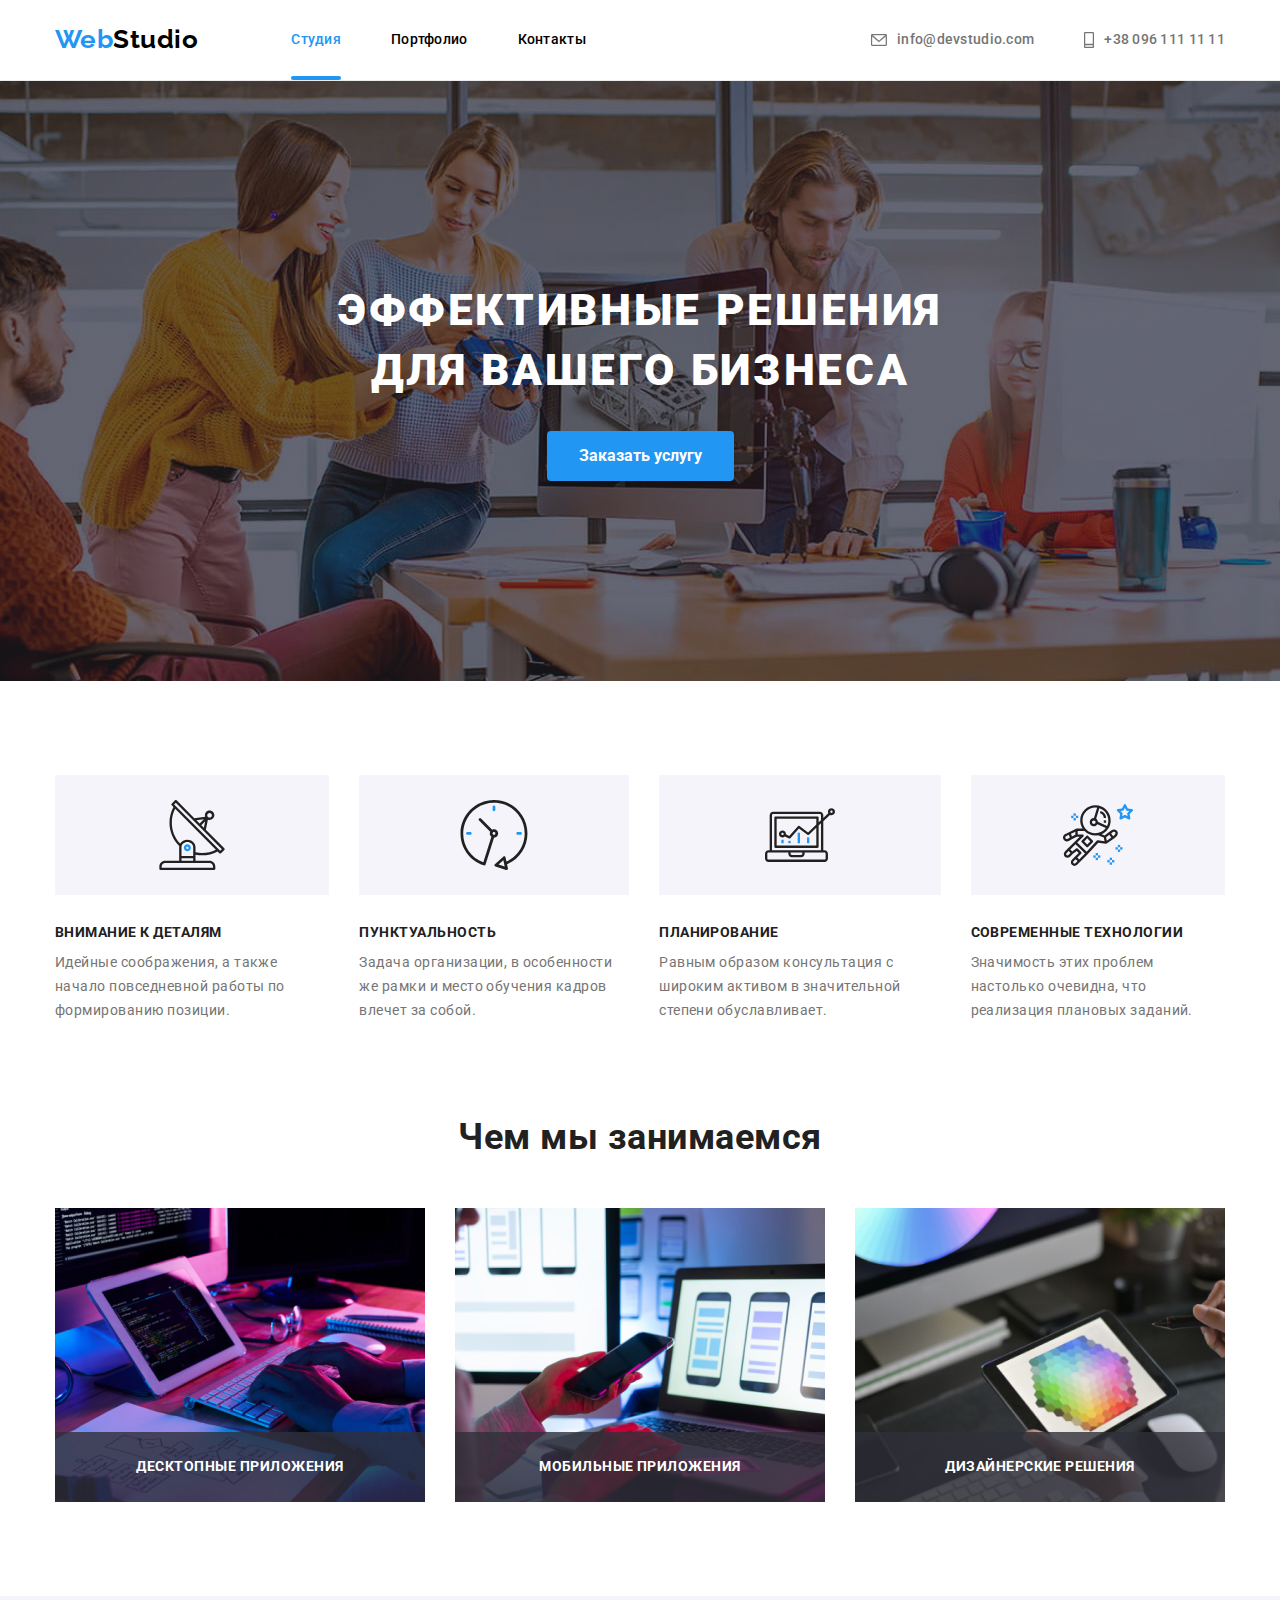
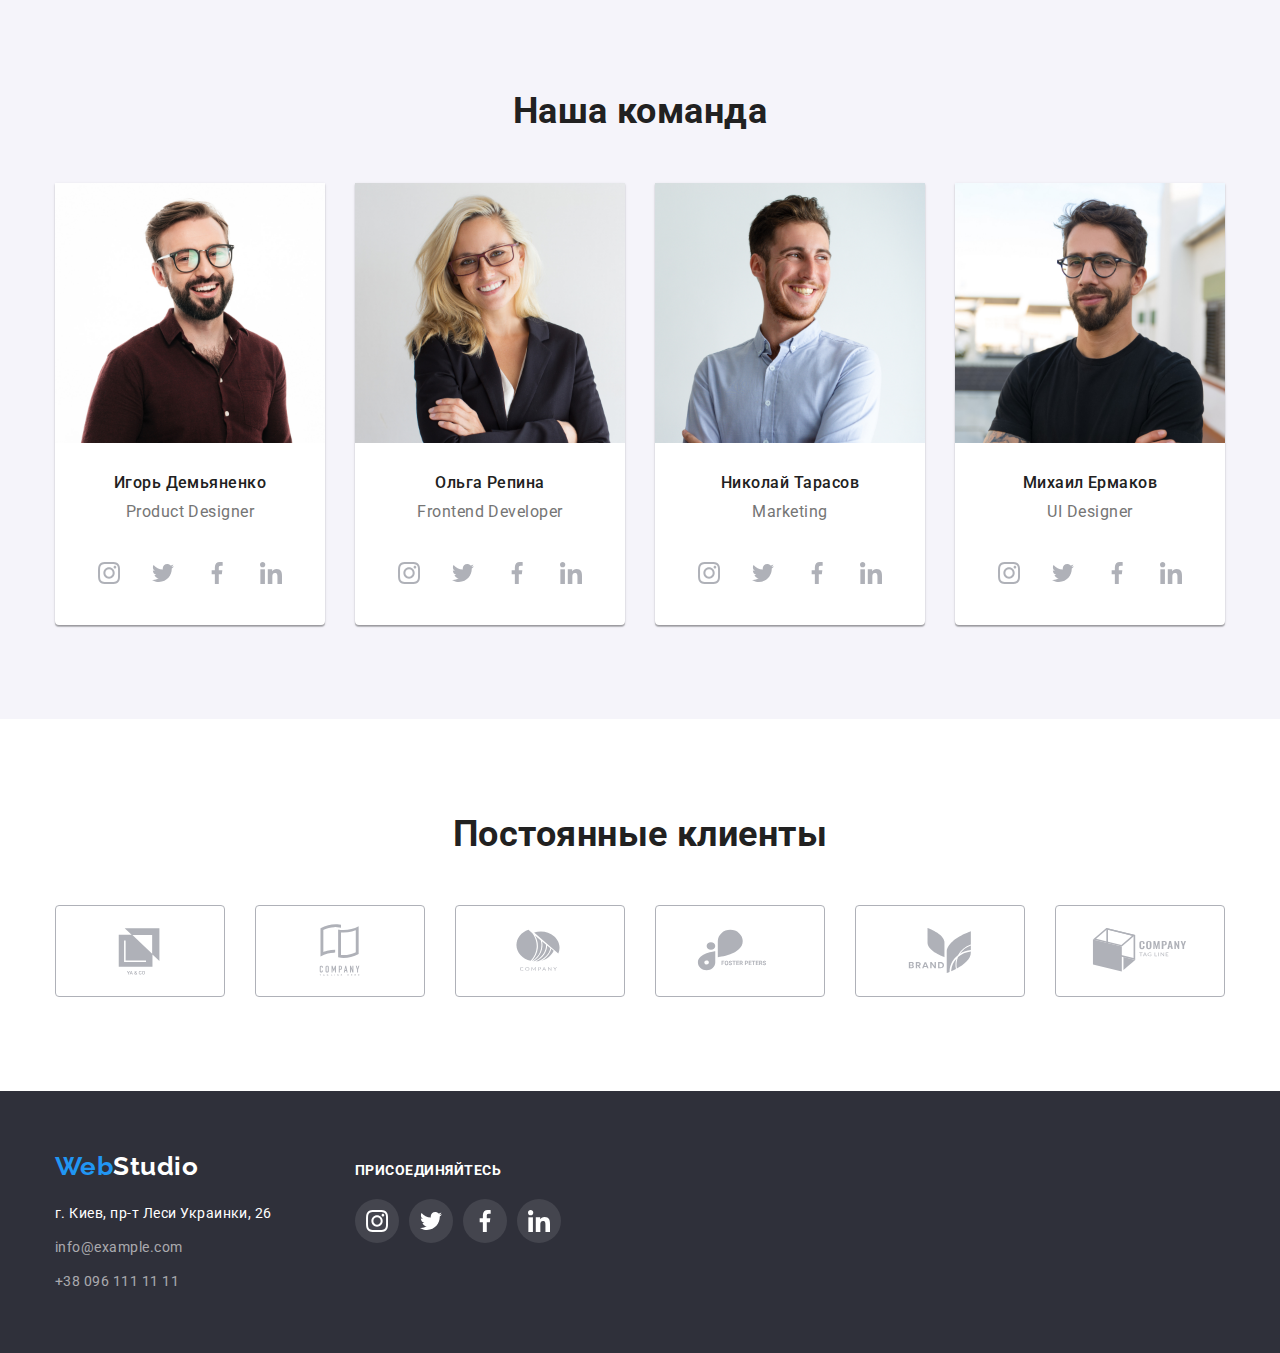
<file: index.html>
<!DOCTYPE html>
<html lang="ru">
  <head>
    <meta charset="UTF-8" />
    <meta http-equiv="X-UA-Compatible" content="IE=edge" />
    <meta name="viewport" content="width=device-width, initial-scale=1.0" />
    <title>Студия</title>
    <link rel="preconnect" href="https://fonts.gstatic.com" />
    <link
      href="https://fonts.googleapis.com/css2?family=Raleway:wght@700&family=Roboto:wght@400;500;700;900&display=swap"
      rel="stylesheet"
    />
    <link
      rel="stylesheet"
      href="https://cdnjs.cloudflare.com/ajax/libs/modern-normalize/1.0.0/modern-normalize.min.css"
    />
    <link rel="stylesheet" href="./css/style.css" />
  </head>

  <body>
    <!-- header -->
    <header class="header-primary">
      <div class="container container-flex">
        <a class="header-studio link" href=""><span class="header-web">Web</span>Studio</a>
        <nav>
          <ul class="header-list header-menu-nav">
            <li class="item">
              <a class="header-list-item-studia primary" href="">Студия</a>
            </li>
            <li class="item">
              <a class="header-list-item-portfolio link" href="./portfolio.html">Портфолио</a>
            </li>
            <li class="item">
              <a class="header-list-item-kontakt link" href="">Контакты</a>
            </li>
          </ul>
        </nav>
        <ul class="header-list header-menu-addr">
          <li class="item">
            <a class="header-list-item-email link" href="mailto:info@devstudio.com">
              <svg class="header-adress-icon" width="16" height="12">
                <use href="./icons/mailtel.svg#icon-envelope"></use>
              </svg>
              info@devstudio.com
            </a>
          </li>
          <li class="item">
            <a class="header-list-item-tel link" href="tel:+380961111111">
              <svg class="header-adress-icon" width="10" height="16">
                <use href="./icons/mailtel.svg#icon-vector"></use>
              </svg>
              +38 096 111 11 11
            </a>
          </li>
        </ul>
      </div>
    </header>
    <main>
      <!-- main section -->
      <section class="main-section">
        <h1 class="main-section-heading">Эффективные решения для вашего бизнеса</h1>
        <button class="main-section-button" type="button" data-modal-open>Заказать услугу</button>
      </section>
      <!-- Особенности -->
      <section class="features">
        <div class="container">
          <ul class="features-list container-flex">
            <li>
              <div class="features-icon">
                <svg class="features-icon-svg">
                  <use href="./icons/sprite.svg#icon-antenna"></use>
                </svg>
              </div>
              <h3>Внимание к деталям</h3>
              <p>Идейные соображения, а также начало повседневной работы по формированию позиции.</p>
            </li>
            <li>
              <div class="features-icon">
                <svg class="features-icon-svg">
                  <use href="./icons/sprite.svg#icon-clock"></use>
                </svg>
              </div>
              <h3>Пунктуальность</h3>
              <p>Задача организации, в особенности же рамки и место обучения кадров влечет за собой.</p>
            </li>
            <li>
              <div class="features-icon">
                <svg class="features-icon-svg">
                  <use href="./icons/sprite.svg#icon-diagram"></use>
                </svg>
              </div>
              <h3>Планирование</h3>
              <p>Равным образом консультация с широким активом в значительной степени обуславливает.</p>
            </li>
            <li>
              <div class="features-icon">
                <svg class="features-icon-svg">
                  <use href="./icons/sprite.svg#icon-astronaut"></use>
                </svg>
              </div>
              <h3>Современные технологии</h3>
              <p>Значимость этих проблем настолько очевидна, что реализация плановых заданий.</p>
            </li>
          </ul>
        </div>
      </section>
      <!-- we-do section -->
      <section class="lessons">
        <div class="container">
          <h2 class="lessons-text">Чем мы занимаемся</h2>

          <ul class="lessons-list container-flex">
            <li>
              <img src="./images/box1.jpg" alt="Компьютер" width="370" />
              <div class="lessons-tumb">
                <h3 class="lessons-tumb-text">Десктопные приложения</h3>
              </div>
            </li>
            <li>
              <img src="./images/box2.jpg" alt="Телефон" width="370" />
              <div class="lessons-tumb">
                <h3 class="lessons-tumb-text">Мобильные приложения</h3>
              </div>
            </li>
            <li>
              <img src="./images/box3.jpg" alt="Планшет" width="370" />
              <div class="lessons-tumb">
                <h3 class="lessons-tumb-text">Дизайнерские решения</h3>
              </div>
            </li>
          </ul>
        </div>
      </section>
      <!-- team section -->
      <section class="team">
        <div class="container">
          <h2 class="team-text">Наша команда</h2>

          <ul class="team-list container-flex">
            <li class="team-list-item">
              <img src="./images/team/img1.jpg" alt="Игорь Демьяненко" class="team-list-img" width="270" />
              <div class="team-list-data">
                <h3 class="team-list-cap-name">Игорь Демьяненко</h3>
                <p class="team-list-cap-pos">Product Designer</p>
              </div>
              <ul class="social-icons list">
                <li class="social-icons-item">
                  <a href="" class="social-icons-link">
                    <svg width="22" height="22" class="social-icon-svg">
                      <use href="./icons/sprite.svg#icon-instagram"></use>
                    </svg>
                  </a>
                </li>
                <li class="social-icons-item">
                  <a href="" class="social-icons-link">
                    <svg width="22" height="22" class="social-icon-svg">
                      <use href="./icons/sprite.svg#icon-twitter"></use>
                    </svg>
                  </a>
                </li>
                <li class="social-icons-item">
                  <a href="" class="social-icons-link">
                    <svg width="22" height="22" class="social-icon-svg">
                      <use href="./icons/sprite.svg#icon-facebook"></use>
                    </svg>
                  </a>
                </li>
                <li class="social-icons-item">
                  <a href="" class="social-icons-link">
                    <svg width="22" height="22" class="social-icon-svg">
                      <use href="./icons/sprite.svg#icon-linkedin"></use>
                    </svg>
                  </a>
                </li>
              </ul>
            </li>
            <li class="team-list-item">
              <img src="./images/team/img2.jpg" alt="Ольга Репина" class="team-list-img" width="270" />
              <div class="team-list-data">
                <h3 class="team-list-cap-name">Ольга Репина</h3>
                <p class="team-list-cap-pos">Frontend Developer</p>
              </div>
              <ul class="social-icons">
                <li class="social-icons-item">
                  <a href="" class="social-icons-link">
                    <svg width="22" height="22" class="social-icon-svg">
                      <use href="./icons/sprite.svg#icon-instagram"></use>
                    </svg>
                  </a>
                </li>
                <li class="social-icons-item">
                  <a href="" class="social-icons-link">
                    <svg width="22" height="22" class="social-icon-svg">
                      <use href="./icons/sprite.svg#icon-twitter"></use>
                    </svg>
                  </a>
                </li>
                <li class="social-icons-item">
                  <a href="" class="social-icons-link">
                    <svg width="22" height="22" class="social-icon-svg">
                      <use href="./icons/sprite.svg#icon-facebook"></use>
                    </svg>
                  </a>
                </li>
                <li class="social-icons-item">
                  <a href="" class="social-icons-link">
                    <svg width="22" height="22" class="social-icon-svg">
                      <use href="./icons/sprite.svg#icon-linkedin"></use>
                    </svg>
                  </a>
                </li>
              </ul>
            </li>
            <li class="team-list-item">
              <img src="./images/team/img3.jpg" alt="Николай Тарасов" class="team-list-img" width="270" />
              <div class="team-list-data">
                <h3 class="team-list-cap-name">Николай Тарасов</h3>
                <p class="team-list-cap-pos">Marketing</p>
              </div>
              <ul class="social-icons list">
                <li class="social-icons-item">
                  <a href="" class="social-icons-link">
                    <svg width="22" height="22" class="social-icon-svg">
                      <use href="./icons/sprite.svg#icon-instagram"></use>
                    </svg>
                  </a>
                </li>
                <li class="social-icons-item">
                  <a href="" class="social-icons-link">
                    <svg width="22" height="22" class="social-icon-svg">
                      <use href="./icons/sprite.svg#icon-twitter"></use>
                    </svg>
                  </a>
                </li>
                <li class="social-icons-item">
                  <a href="" class="social-icons-link">
                    <svg width="22" height="22" class="social-icon-svg">
                      <use href="./icons/sprite.svg#icon-facebook"></use>
                    </svg>
                  </a>
                </li>
                <li class="social-icons-item">
                  <a href="" class="social-icons-link">
                    <svg width="22" height="22" class="social-icon-svg">
                      <use href="./icons/sprite.svg#icon-linkedin"></use>
                    </svg>
                  </a>
                </li>
              </ul>
            </li>
            <li class="team-list-item">
              <img src="./images/team/img4.jpg" alt="Михаил Ермаков" class="team-list-img" width="270" />
              <div class="team-list-data">
                <h3 class="team-list-cap-name">Михаил Ермаков</h3>
                <p class="team-list-cap-pos">UI Designer</p>
              </div>
              <ul class="social-icons list">
                <li class="social-icons-item">
                  <a href="" class="social-icons-link">
                    <svg width="22" height="22" class="social-icon-svg">
                      <use href="./icons/sprite.svg#icon-instagram"></use>
                    </svg>
                  </a>
                </li>
                <li class="social-icons-item">
                  <a href="" class="social-icons-link">
                    <svg width="22" height="22" class="social-icon-svg">
                      <use href="./icons/sprite.svg#icon-twitter"></use>
                    </svg>
                  </a>
                </li>
                <li class="social-icons-item">
                  <a href="" class="social-icons-link">
                    <svg width="22" height="22" class="social-icon-svg">
                      <use href="./icons/sprite.svg#icon-facebook"></use>
                    </svg>
                  </a>
                </li>
                <li class="social-icons-item">
                  <a href="" class="social-icons-link">
                    <svg width="22" height="22" class="social-icon-svg">
                      <use href="./icons/sprite.svg#icon-linkedin"></use>
                    </svg>
                  </a>
                </li>
              </ul>
            </li>
          </ul>
        </div>
      </section>
      <!-- client section -->
      <section class="client-section">
        <div class="container">
          <h2 class="client-text">Постоянные клиенты</h2>
          <ul class="client-list container-flex">
            <li class="client-list-item">
              <a href="" class="client-link">
                <svg class="client-icon-svg">
                  <use href="./icons/sprite-logo.svg#icon-logo-1"></use>
                </svg>
              </a>
            </li>
            <li class="client-list-item">
              <a href="" class="client-link">
                <svg class="client-icon-svg">
                  <use href="./icons/sprite-logo.svg#icon-logo-2"></use>
                </svg>
              </a>
            </li>
            <li class="client-list-item">
              <a href="" class="client-link">
                <svg class="client-icon-svg">
                  <use href="./icons/sprite-logo.svg#icon-logo-3"></use>
                </svg>
              </a>
            </li>
            <li class="client-list-item">
              <a href="" class="client-link">
                <svg class="client-icon-svg">
                  <use href="./icons/sprite-logo.svg#icon-logo-4"></use>
                </svg>
              </a>
            </li>
            <li class="client-list-item">
              <a href="" class="client-link">
                <svg class="client-icon-svg">
                  <use href="./icons/sprite-logo.svg#icon-logo-5"></use>
                </svg>
              </a>
            </li>
            <li class="client-list-item">
              <a href="" class="client-link">
                <svg class="client-icon-svg">
                  <use href="./icons/sprite-logo.svg#icon-logo-6"></use>
                </svg>
              </a>
            </li>
          </ul>
        </div>
      </section>
    </main>
    <!-- footer -->
    <footer class="footer">
      <div class="container container-flex container-footer">
        <div class="footer-block">
          <a href="" class="header-studio footer-studio link"><span class="header-web">Web</span>Studio</a>
          <address class="footer-address">
            <ul>
              <li>
                <a href="" class="footer-map link">г. Киев, пр-т Леси Украинки, 26</a>
              </li>
              <li>
                <a href="mailto:info@devstudio.com" class="footer-email link">info@example.com</a>
              </li>
              <li>
                <a href="tel:+380961111111" class="footer-tel link">+38 096 111 11 11</a>
              </li>
            </ul>
          </address>
        </div>
        <div class="footer-block">
          <b class="footer-invite-text">присоединяйтесь</b>
          <ul class="social-icons footer-list-icon">
            <li class="social-icons-item">
              <a href="" class="social-icons-link footer-icon-link">
                <svg width="22" height="22" class="social-icon-svg">
                  <use href="./icons/sprite.svg#icon-instagram"></use>
                </svg>
              </a>
            </li>
            <li class="social-icons-item">
              <a href="" class="social-icons-link footer-icon-link">
                <svg width="22" height="22" class="social-icon-svg">
                  <use href="./icons/sprite.svg#icon-twitter"></use>
                </svg>
              </a>
            </li>
            <li class="social-icons-item">
              <a href="" class="social-icons-link footer-icon-link">
                <svg width="22" height="22" class="social-icon-svg">
                  <use href="./icons/sprite.svg#icon-facebook"></use>
                </svg>
              </a>
            </li>
            <li class="social-icons-item">
              <a href="" class="social-icons-link footer-icon-link">
                <svg width="22" height="22" class="social-icon-svg">
                  <use href="./icons/sprite.svg#icon-linkedin"></use>
                </svg>
              </a>
            </li>
          </ul>
        </div>
      </div>
    </footer>
    <!-- modal icon -->
    <section class="backdrop is-hidden" data-modal>
      <div class="modal">
        <button class="modal-btn" data-modal-close>
          <svg class="" width="30" height="30">
            <use href="./icons/icon-close.svg#icon-close"></use>
          </svg>
        </button>
      </div>
    </section>
    <script src="./js/modal.js"></script>
  </body>
</html>
</file>
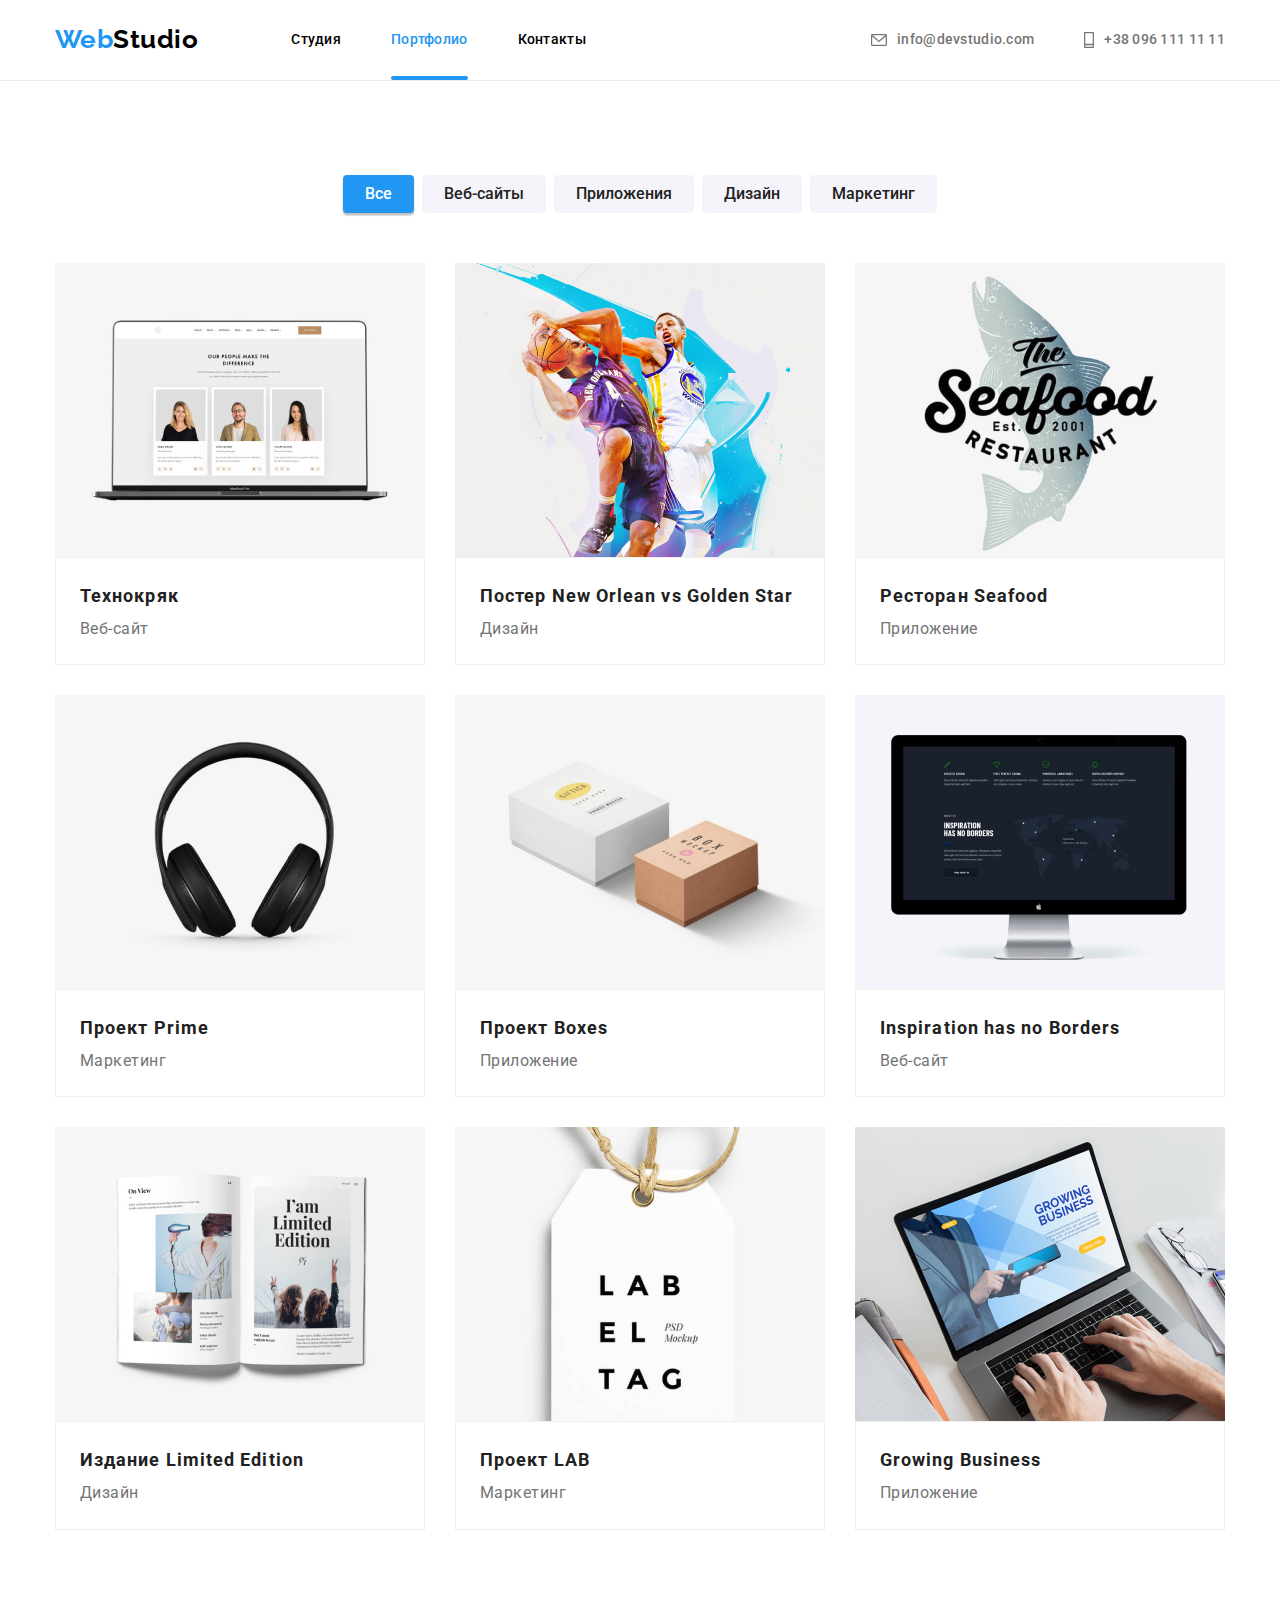
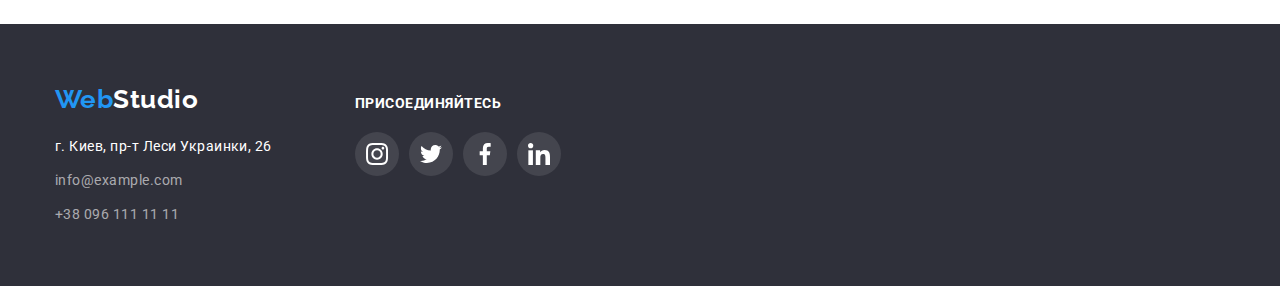
<file: portfolio.html>
<!DOCTYPE html>
<html lang="ru">
  <head>
    <meta charset="UTF-8" />
    <meta http-equiv="X-UA-Compatible" content="IE=edge" />
    <meta name="viewport" content="width=device-width, initial-scale=1.0" />
    <title>Portfolio</title>
    <link rel="preconnect" href="https://fonts.gstatic.com" />
    <link
      href="https://fonts.googleapis.com/css2?family=Raleway:wght@700&family=Roboto:wght@400;500;700;900&display=swap"
      rel="stylesheet"
    />
    <link
      rel="stylesheet"
      href="https://cdnjs.cloudflare.com/ajax/libs/modern-normalize/1.0.0/modern-normalize.min.css"
    />
    <link rel="stylesheet" href="./css/style.css" />
  </head>
  <body>
    <!-- header -->
    <header class="header-primary">
      <div class="container container-flex">
        <a href="" class="header-studio link"><span class="header-web">Web</span>Studio</a>
        <nav>
          <ul class="header-list header-menu-nav">
            <li class="item">
              <a class="header-list-item-studia link" href="./">Студия</a>
            </li>
            <li class="item">
              <a class="header-list-item-portfolio primary" href="">Портфолио</a>
            </li>
            <li class="item">
              <a class="header-list-item-kontakt link" href="">Контакты</a>
            </li>
          </ul>
        </nav>
        <ul class="header-list header-menu-addr">
          <li class="item">
            <a class="header-list-item-email link" href="mailto:info@devstudio.com">
              <svg class="header-adress-icon" width="16" height="12">
                <use href="./icons/mailtel.svg#icon-envelope"></use>
              </svg>
              info@devstudio.com
            </a>
          </li>
          <li class="item">
            <a class="header-list-item-tel link" href="tel:+380961111111">
              <svg class="header-adress-icon" width="10" height="16">
                <use href="./icons/mailtel.svg#icon-vector"></use>
              </svg>
              +38 096 111 11 11
            </a>
          </li>
        </ul>
      </div>
    </header>
    <main>
      <!-- main section -->
      <section class="portfolio">
        <div class="container">
          <ul class="portfolio-menu container-flex">
            <li>
              <button class="portfolio-menu-item portfolio-primary" type="button">Все</button>
            </li>
            <li>
              <button class="portfolio-menu-item" type="button">Веб-сайты</button>
            </li>
            <li>
              <button class="portfolio-menu-item" type="button">Приложения</button>
            </li>
            <li>
              <button class="portfolio-menu-item" type="button">Дизайн</button>
            </li>
            <li>
              <button class="portfolio-menu-item" type="button">Маркетинг</button>
            </li>
          </ul>

          <ul class="portfolio-list container-flex">
            <li class="portfolio-list-item">
              <a class="portfolio-list-item-link" href="">
                <img src="./images/portfolio/img-1.jpg" alt="Ноутбук" class="portfolio-list-img" width="370" />
                <div class="portfolio-list-card">
                  <h2 class="portfolio-list-cap-name">Технокряк</h2>
                  <p class="portfolio-list-cap-pos">Веб-сайт</p>
                </div>
                <div class="portfolio-animation">
                  <p class="portfolio-animation-paragraph">
                    Технокряк это современная площадка распространения коронавируса. Компании используют эту платформу
                    для цифрового шпионажа и атак на защищённые сервера конкурентов.
                  </p>
                </div>
              </a>
            </li>
            <li class="portfolio-list-item">
              <a class="portfolio-list-item-link" href="">
                <img
                  src="./images/portfolio/img-2.jpg"
                  alt="Два баскетболиста"
                  class="portfolio-list-img"
                  width="370"
                />
                <div class="portfolio-list-card">
                  <h2 class="portfolio-list-cap-name">Постер New Orlean vs Golden Star</h2>
                  <p class="portfolio-list-cap-pos">Дизайн</p>
                </div>
                <div class="portfolio-animation">
                  <p class="portfolio-animation-paragraph">
                    Технокряк это современная площадка распространения коронавируса. Компании используют эту платформу
                    для цифрового шпионажа и атак на защищённые сервера конкурентов.
                  </p>
                </div>
              </a>
            </li>
            <li class="portfolio-list-item">
              <a class="portfolio-list-item-link" href="">
                <img src="./images/portfolio/img-3.jpg" alt="Рыба с логотипом" class="portfolio-list-img" width="370" />
                <div class="portfolio-list-card">
                  <h2 class="portfolio-list-cap-name">Ресторан Seafood</h2>
                  <p class="portfolio-list-cap-pos">Приложение</p>
                </div>
                <div class="portfolio-animation">
                  <p class="portfolio-animation-paragraph">
                    Технокряк это современная площадка распространения коронавируса. Компании используют эту платформу
                    для цифрового шпионажа и атак на защищённые сервера конкурентов.
                  </p>
                </div>
              </a>
            </li>
            <li class="portfolio-list-item">
              <a class="portfolio-list-item-link" href="">
                <img src="./images/portfolio/img-4.jpg" alt="Наушники" class="portfolio-list-img" width="370" />
                <div class="portfolio-list-card">
                  <h2 class="portfolio-list-cap-name">Проект Prime</h2>
                  <p class="portfolio-list-cap-pos">Маркетинг</p>
                </div>
                <div class="portfolio-animation">
                  <p class="portfolio-animation-paragraph">
                    Технокряк это современная площадка распространения коронавируса. Компании используют эту платформу
                    для цифрового шпионажа и атак на защищённые сервера конкурентов.
                  </p>
                </div>
              </a>
            </li>
            <li class="portfolio-list-item">
              <a class="portfolio-list-item-link" href="">
                <img src="./images/portfolio/img-5.jpg" alt="Коробки" class="portfolio-list-img" width="370" />
                <div class="portfolio-list-card">
                  <h2 class="portfolio-list-cap-name">Проект Boxes</h2>
                  <p class="portfolio-list-cap-pos">Приложение</p>
                </div>
                <div class="portfolio-animation">
                  <p class="portfolio-animation-paragraph">
                    Технокряк это современная площадка распространения коронавируса. Компании используют эту платформу
                    для цифрового шпионажа и атак на защищённые сервера конкурентов.
                  </p>
                </div>
              </a>
            </li>
            <li class="portfolio-list-item">
              <a class="portfolio-list-item-link" href="">
                <img src="./images/portfolio/img-6.jpg" alt="Монитор" class="portfolio-list-img" width="370" />
                <div class="portfolio-list-card">
                  <h2 class="portfolio-list-cap-name">Inspiration has no Borders</h2>
                  <p class="portfolio-list-cap-pos">Веб-сайт</p>
                </div>
                <div class="portfolio-animation">
                  <p class="portfolio-animation-paragraph">
                    Технокряк это современная площадка распространения коронавируса. Компании используют эту платформу
                    для цифрового шпионажа и атак на защищённые сервера конкурентов.
                  </p>
                </div>
              </a>
            </li>
            <li class="portfolio-list-item">
              <a class="portfolio-list-item-link" href="">
                <img src="./images/portfolio/img-7.jpg" alt="Книга" class="portfolio-list-img" width="370" />
                <div class="portfolio-list-card">
                  <h2 class="portfolio-list-cap-name">Издание Limited Edition</h2>
                  <p class="portfolio-list-cap-pos">Дизайн</p>
                </div>
                <div class="portfolio-animation">
                  <p class="portfolio-animation-paragraph">
                    Технокряк это современная площадка распространения коронавируса. Компании используют эту платформу
                    для цифрового шпионажа и атак на защищённые сервера конкурентов.
                  </p>
                </div>
              </a>
            </li>
            <li class="portfolio-list-item">
              <a class="portfolio-list-item-link" href="">
                <img src="./images/portfolio/img-8.jpg" alt="Ярлык с буквами" class="portfolio-list-img" width="370" />
                <div class="portfolio-list-card">
                  <h2 class="portfolio-list-cap-name">Проект LAB</h2>
                  <p class="portfolio-list-cap-pos">Маркетинг</p>
                </div>
                <div class="portfolio-animation">
                  <p class="portfolio-animation-paragraph">
                    Технокряк это современная площадка распространения коронавируса. Компании используют эту платформу
                    для цифрового шпионажа и атак на защищённые сервера конкурентов.
                  </p>
                </div>
              </a>
            </li>
            <li class="portfolio-list-item">
              <a class="portfolio-list-item-link" href="">
                <img src="./images/portfolio/img-9.jpg" alt="Руки на ноутбуке" class="portfolio-list-img" width="370" />
                <div class="portfolio-list-card">
                  <h2 class="portfolio-list-cap-name">Growing Business</h2>
                  <p class="portfolio-list-cap-pos">Приложение</p>
                </div>
                <div class="portfolio-animation">
                  <p class="portfolio-animation-paragraph">
                    Технокряк это современная площадка распространения коронавируса. Компании используют эту платформу
                    для цифрового шпионажа и атак на защищённые сервера конкурентов.
                  </p>
                </div>
              </a>
            </li>
          </ul>
        </div>
      </section>
    </main>
    <!-- footer -->
    <footer class="footer">
      <div class="container container-flex container-footer">
        <div class="footer-block">
          <a href="" class="header-studio footer-studio link"><span class="header-web">Web</span>Studio</a>
          <address class="footer-address">
            <ul>
              <li>
                <a href="" class="footer-map link">г. Киев, пр-т Леси Украинки, 26</a>
              </li>
              <li>
                <a href="mailto:info@devstudio.com" class="footer-email link">info@example.com</a>
              </li>
              <li>
                <a href="tel:+380961111111" class="footer-tel link">+38 096 111 11 11</a>
              </li>
            </ul>
          </address>
        </div>
        <div class="footer-block">
          <b class="footer-invite-text">присоединяйтесь</b>
          <ul class="social-icons footer-list-icon">
            <li class="social-icons-item">
              <a href="" class="social-icons-link footer-icon-link">
                <svg width="22" height="22" class="social-icon-svg">
                  <use href="./icons/sprite.svg#icon-instagram"></use>
                </svg>
              </a>
            </li>
            <li class="social-icons-item">
              <a href="" class="social-icons-link footer-icon-link">
                <svg width="22" height="22" class="social-icon-svg">
                  <use href="./icons/sprite.svg#icon-twitter"></use>
                </svg>
              </a>
            </li>
            <li class="social-icons-item">
              <a href="" class="social-icons-link footer-icon-link">
                <svg width="22" height="22" class="social-icon-svg">
                  <use href="./icons/sprite.svg#icon-facebook"></use>
                </svg>
              </a>
            </li>
            <li class="social-icons-item">
              <a href="" class="social-icons-link footer-icon-link">
                <svg width="22" height="22" class="social-icon-svg">
                  <use href="./icons/sprite.svg#icon-linkedin"></use>
                </svg>
              </a>
            </li>
          </ul>
        </div>
      </div>
    </footer>
  </body>
</html>
</file>
<file: css/style.css>
:root {
  --primary-color: #ffffff;
  --secondary-color: #000000;
  --foll-color: #2f303a;
  --text-color: #757575;
  --title-text-color: #212121;
  --accent-text-color: #2196f3;
  --nav-text-color: rgba(255, 255, 255, 0.6);
  --menu-color: #f5f4fa;
  --bottom-line: rgb(236, 236, 236);
  --icon-color: #afb1b8;
  --footer-icon-color: rgba(255, 255, 255, 0.1);
  --trans-var: 250ms cubic-bezier(0.4, 0, 0.2, 1);
  --animation-color: rgba(33, 150, 243, 0.9);
  --card-color: #eeeeee;
  --tumb-color: rgba(47, 48, 58, 0.8);
}

body {
  font-family: Roboto, sans-serif;
  font-style: normal;
  font-weight: 400;
  letter-spacing: 0.03em;
  color: var(--text-color);
  background-color: var(--primary-color);
}
h1,
h2,
h3,
h4,
ul,
p {
  margin: 0;
  padding: 0;
}
button {
  border: none;
  cursor: pointer;
}

img {
  display: block;
  max-width: 100%;
  height: auto;
}

.visually-hidden {
  position: absolute !important;
  clip: rect(1px 1px 1px 1px);
  clip: rect(1px, 1px, 1px, 1px);
  padding: 0 !important;
  border: 0 !important;
  height: 1px !important;
  width: 1px !important;
  overflow: hidden;
}

.container {
  width: 1200px;
  align-items: center;
  margin: 0 auto;
  padding-left: 15px;
  padding-right: 15px;
}

.container-flex {
  display: flex;
}
.link {
  color: inherit;
}
.link:focus,
.link:hover {
  color: var(--accent-text-color);
}

/* Header */
.header-adress-icon {
  margin-right: 10px;
  stroke: currentColor;
}

.header-primary {
  border-bottom: 1px solid var(--bottom-line);
}

.primary::after {
  display: block;
  content: '';
  position: absolute;
  bottom: 0;
  left: 0;
  width: 100%;
  height: 4px;
  border-radius: 2px;
  background-color: var(--accent-text-color);
}

.item {
  position: relative;
}

.header-studio {
  text-decoration: none;
  font-family: Raleway;
  font-style: normal;
  font-weight: 700;
  font-size: 26px;
  line-height: 1.2;
  color: var(--secondary-color);
}
.header-list {
  display: flex;
  padding: 0;
  list-style-type: none;
  font-weight: 500;
  font-size: 14px;
  line-height: 1.14;
  letter-spacing: 0.02em;
}
.header-list .item:not(:first-child) {
  margin-left: 50px;
}
.header-menu-nav {
  margin: 0 0 0 93px;
}
.header-menu-addr {
  margin: 0 0 0 auto;
}
.header-list-item-studia,
.header-list-item-portfolio,
.header-list-item-kontakt {
  display: block;
  padding-top: 32px;
  padding-bottom: 32px;
  text-decoration: none;
  color: var(--secondary-color);
}

.header-web,
.primary {
  color: var(--accent-text-color);
}
.header-list-item-email,
.header-list-item-tel {
  display: flex;
  align-items: center;
  padding-top: 32px;
  padding-bottom: 32px;
  color: var(--text-color);
  text-decoration: none;
  fill: var(--text-color);
}

/* Main */
.main-section {
  padding-top: 200px;
  padding-bottom: 200px;
  text-align: center;
  background-color: var(--foll-color);
  max-width: 1600px;
  height: 600px;
  margin: 0 auto;
  background-image: linear-gradient(rgba(47, 48, 58, 0.4), rgba(47, 48, 58, 0.4)), url(../images/bg-img.jpg);
  background-size: cover;
  background-position: center;
}
.main-section-heading {
  margin: 0;
  font-weight: 900;
  font-size: 44px;
  line-height: 1.36;
  max-width: 696px;
  margin: 0 auto;
  letter-spacing: 0.06em;
  text-transform: uppercase;
  color: var(--primary-color);
}
.main-section-button {
  margin-top: 30px;
  padding: 10px 32px;
  box-shadow: 0px 4px 4px rgba(0, 0, 0, 0.15);
  border-radius: 4px;
  text-decoration: none;
  font-weight: 700;
  font-size: 16px;
  line-height: 1.9;
  color: var(--primary-color);
  background: var(--accent-text-color);
}

.features {
  padding-top: 94px;
}

.features-list {
  list-style-type: none;
}
.team-list li:not(:first-child),
.lessons-list li:not(:first-child),
.features-list li:not(:first-child) {
  margin-left: 30px;
}
.features-list h3 {
  font-weight: 700;
  font-size: 14px;
  line-height: 1.14;
  text-transform: uppercase;
  color: var(--title-text-color);
}
.features-list p {
  margin-top: 10px;
  font-size: 14px;
  line-height: 1.7;
}

.features-icon {
  display: flex;
  justify-content: center;
  align-items: center;
  height: 120px;
  margin-bottom: 30px;
  background-color: var(--menu-color);
}

.features-icon-svg {
  width: 70px;
  height: 70px;
}

.lessons-list > li {
  position: relative;
}

.lessons-tumb {
  position: absolute;
  left: 0px;
  bottom: 0px;
  width: 370px;
  height: 70px;
  background: var(--tumb-color);
}

.lessons-tumb-text {
  padding-top: 27px;
  padding-bottom: 27px;
  font-size: 14px;
  font-weight: 700;
  line-height: 1.14;
  text-align: center;
  text-transform: uppercase;
  color: var(--primary-color);
}

.team,
.lessons,
.client-section {
  padding-top: 94px;
  padding-bottom: 94px;
}
.lessons-text,
.team-text,
.client-text {
  margin-bottom: 50px;
  font-weight: 700;
  font-size: 36px;
  line-height: 1.17;
  text-align: center;
  color: var(--title-text-color);
}

.client-list,
.lessons-list,
.team-list {
  list-style-type: none;
}
.team {
  background-color: var(--menu-color);
}

.team-list-item {
  text-align: center;
  box-shadow: 0px 1px 3px rgba(0, 0, 0, 0.12), 0px 1px 1px rgba(0, 0, 0, 0.14), 0px 2px 1px rgba(0, 0, 0, 0.2);
  border-radius: 0px 0px 4px 4px;
  background-color: var(--primary-color);
}
.team-list-img {
  display: block;
}
.team-list-data {
  padding-top: 30px;
  padding-bottom: 30px;
}
.team-list-cap-name {
  font-weight: 500;
  font-size: 16px;
  line-height: 1.19;
  color: var(--title-text-color);
}
.team-list-cap-pos {
  margin-top: 10px;
  font-size: 16px;
  line-height: 1.19;
}

.social-icons {
  display: flex;
  list-style-type: none;
  padding-bottom: 30px;
  justify-content: center;
}

.social-icons-link {
  display: flex;
  justify-content: center;
  align-items: center;
  width: 44px;
  height: 44px;
  border-radius: 50%;
  fill: var(--icon-color);
  transition: fill var(--trans-var), background-color var(--trans-var);
}

.social-icons-link:focus,
.social-icons-link:hover {
  fill: var(--primary-color);
  background-color: var(--accent-text-color);
}
.social-icons > li:not(:first-child) {
  margin-left: 10px;
}

/* client section */

.client-link {
  display: flex;
  width: 170px;
  height: 92px;
  justify-content: center;
  align-items: center;
  border: 1px solid var(--icon-color);
  border-radius: 4px;
  fill: var(--icon-color);
  transition: fill var(--trans-var), border var(--trans-var);
}

.client-list-item:not(:first-child) {
  margin-left: 30px;
}

.client-link:focus,
.client-link:hover {
  border: 1px solid var(--accent-text-color);
  fill: var(--accent-text-color);
}
.client-icon-svg {
  width: 106px;
  height: 60px;
}

/* portfolio */
.portfolio {
  padding-top: 94px;
  padding-bottom: 94px;
}
.portfolio-list,
.portfolio-menu {
  justify-content: center;
  list-style-type: none;
}
.portfolio-menu {
  margin-bottom: 50px;
}
.portfolio-menu li:not(:first-child) {
  margin-left: 8px;
}
.portfolio-list {
  flex-wrap: wrap;
  margin-left: -30px;
  margin-top: -30px;
}
.portfolio-menu-item {
  padding: 6px 22px;
  border-radius: 4px;
  font-weight: 500;
  font-size: 16px;
  line-height: 1.6;
  color: var(--title-text-color);
  background-color: var(--menu-color);
  transition: color var(--trans-var), background-color var(--trans-var);
}
.portfolio-primary,
.portfolio-menu-item:focus,
.portfolio-menu-item:hover {
  box-shadow: 0px 3px 1px rgba(0, 0, 0, 0.1), 0px 1px 2px rgba(0, 0, 0, 0.08), 0px 2px 2px rgba(0, 0, 0, 0.12);
  color: var(--primary-color);
  background-color: var(--accent-text-color);
}

.portfolio-list-item {
  display: flex;
  flex-basis: calc((100% - 30px * 3) / 3);
  margin-left: 30px;
  margin-top: 30px;
}

.portfolio-list-item {
  overflow: hidden;
}
.portfolio-list-item-link {
  text-decoration: none;
  position: relative;
  overflow: hidden;
  display: flex;
  flex-direction: column;
}

.portfolio-list-item:focus,
.portfolio-list-item:hover {
  box-shadow: 0px 4px 4px rgba(0, 0, 0, 0.25);
}
.portfolio-list-img {
  display: block;
}
.portfolio-list-card {
  padding-left: 24px;
  padding-right: 24px;
  padding-top: 20px;
  padding-bottom: 20px;
  border: 1px solid var(--card-color);
  flex-grow: 1;
}
.portfolio-list-cap-name {
  font-weight: 700;
  font-size: 18px;
  line-height: 2;
  letter-spacing: 0.06em;
  color: var(--title-text-color);
}
.portfolio-list-cap-pos {
  font-size: 16px;
  line-height: 1.9;
  color: var(--text-color);
}

.portfolio-list-item-link:hover .portfolio-animation,
.portfolio-list-item-link:focus .portfolio-animation {
  opacity: 1;
  transform: translateY(0%);
}

.portfolio-animation {
  position: absolute;
  top: 0;
  left: 0;
  padding: 63px 24px;
  width: 370px;
  height: 294px;
  background-color: var(--animation-color);
  opacity: 0;
  transform: translateY(100%);
  transition: transform var(--trans-var), opacity var(--trans-var);
}
.portfolio-animation-paragraph {
  font-size: 18px;
  line-height: 1.56;
  color: var(--primary-color);
}

/* Footer */
.footer {
  padding-top: 60px;
  padding-bottom: 60px;
  background-color: var(--foll-color);
}
.footer-map,
.footer-studio {
  text-decoration: none;
  color: var(--primary-color);
}
.footer-address {
  margin-top: 20px;
  font-style: normal;
  font-size: 14px;
  line-height: 1.7;
}
.footer-address ul {
  list-style-type: none;
}

.footer-email,
.footer-tel {
  display: block;
  margin-top: 10px;
  text-decoration: none;
  color: var(--nav-text-color);
}

.footer-invite-text {
  display: block;
  margin-bottom: 20px;
  font-weight: 700;
  font-size: 14px;
  line-height: 1.14;
  text-transform: uppercase;
  color: var(--primary-color);
}

.footer-block {
  width: 230px;
  margin-right: 70px;
}

.footer-icon-link {
  background-color: var(--footer-icon-color);
  fill: var(--primary-color);
}

.footer-list-icon {
  justify-content: flex-start;
  padding-bottom: 0;
}

.container-footer {
  align-items: baseline;
}

/* modal icon */
.backdrop {
  display: block;
  position: fixed;
  top: 0;
  left: 0;
  width: 100%;
  height: 100%;
  background-color: rgba(0, 0, 0, 0.2);
  visibility: visible;
  transition: opacity var(--trans-var), visibility var(--trans-var);
  opacity: 1;
}
.backdrop.is-hidden {
  visibility: hidden;
  opacity: 0;
  pointer-events: none;
}
.modal {
  position: absolute;
  top: 50%;
  left: 50%;
  transform: translate(-50%, -50%);
  min-width: 528px;
  min-height: 581px;
  background-color: var(--primary-color);
  box-shadow: 0px 1px 3px rgba(0, 0, 0, 0.12), 0px 1px 1px rgba(0, 0, 0, 0.14), 0px 2px 1px rgba(0, 0, 0, 0.2);
  border-radius: 4px;
}
.modal-btn {
  display: flex;
  justify-content: center;
  align-items: center;
  padding: 0;
  position: absolute;
  top: 8px;
  right: 8px;
  width: 30px;
  height: 30px;
  border-radius: 50%;
  border: 1px solid rgba(0, 0, 0, 0.1);
  background-color: var(--primary-color);
}
.modal-btn:focus,
.modal-btn:hover {
  background-color: var(--icon-color);
}
</file>
